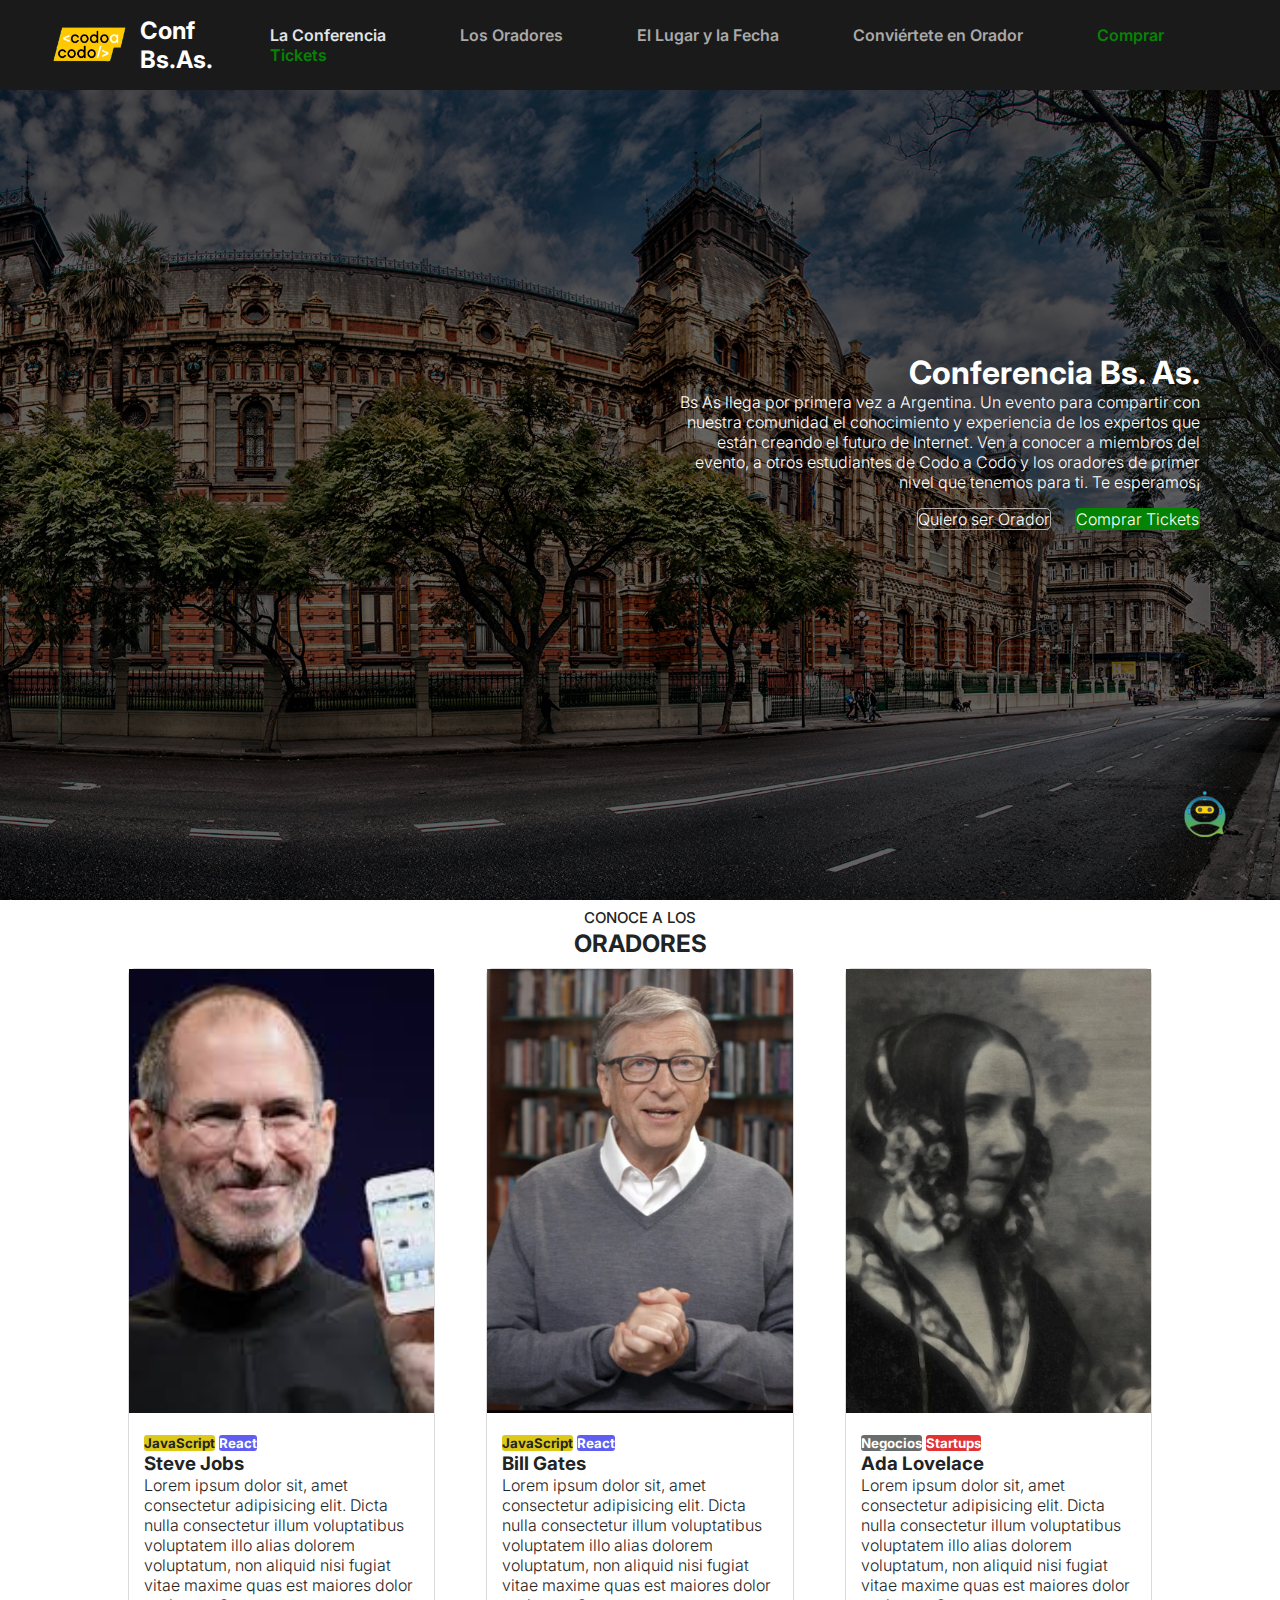
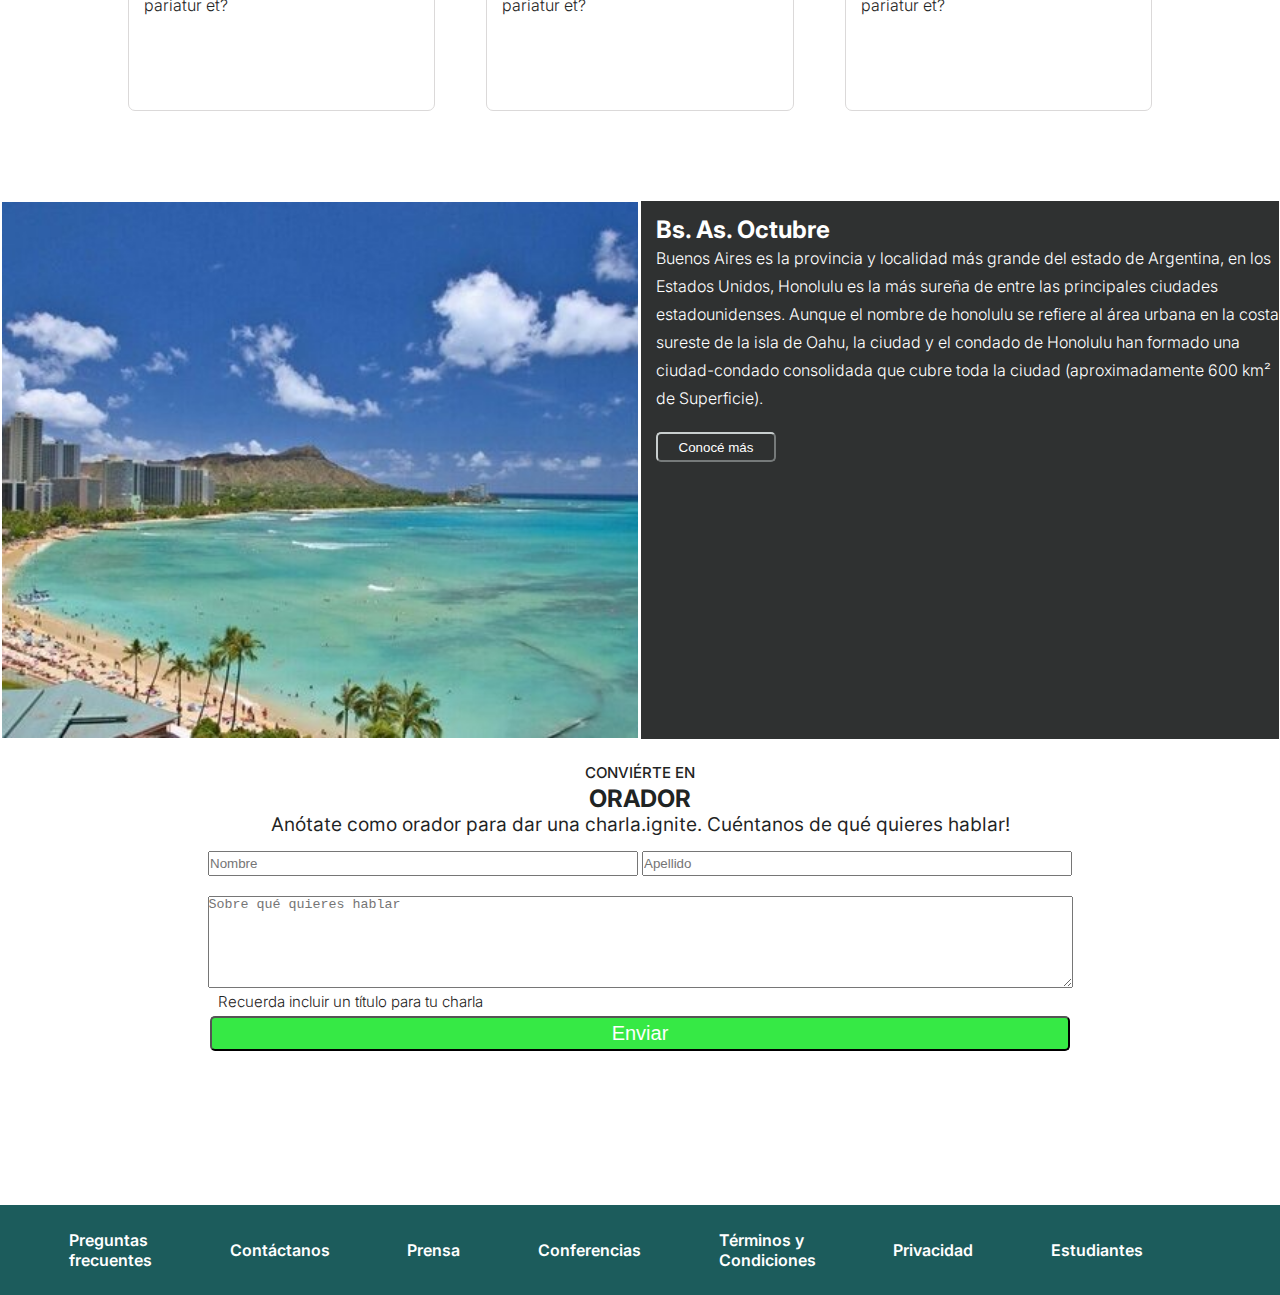
<file: index.html>
<!DOCTYPE html>
<html lang="es">

<head>
    <meta charset="UTF-8">
    <meta http-equiv="X-UA-Compatible" content="IE=edge">
    <meta name="viewport" content="width=device-width, initial-scale=1.0">
    <title>Proyecto</title>
    <!-- la siguiente línea linkea el index con la hoja de estilos-->
    <link rel="stylesheet" href="./ccs/estilos.css">
    <link rel="shortcut icon" href="favicon.ico" type="image/x-icon" sizes="16x16">
    <link rel="shortcut icon" href="favicon.ico" type="image/x-icon" sizes="32x32">
    <link rel="shortcut icon" href="favicon.ico" type="image/x-icon" sizes="48x48">
</head>

<body>
    <!-- esta es la etiqueta semántica header es mi cabecera-->
    <header>

        <div class="header"> <!-- es una etiqueta contenedora de tipo generico, agrupa cosas, "comodín"-->

            <div class="headerleft">
                <img src="./assets/img/codoacodo.png" alt="logo de codo a codo"> <!-- incluir una imagen-->

                <h2> Conf Bs.As.<!-- título -->
                </h2>
            </div>
            <div>
                <nav>
                    <!-- esta etiqueta contiene los links o hipervinculos, siempre que veamoes esta etiqueta indica que hay una navegación-->
                    <a class="conf" href="#conferencia">La Conferencia </a>
                    <a href="#oradores"> Los Oradores </a>
                    <a href="#lugar"> El Lugar y la Fecha </a>
                    <a href="#conviertete"> Conviértete en Orador </a>
                    <a class="comp" href="./pages/comprar.html">Comprar Tickets</a>
                </nav>
            </div>

        </div>
        <section id="Conferencia" class="confe">
            <!--este div contendedor tendrá la img del palacio del agua. se colocará desde ccs-->

            <div class="confe_hijo">
            
                <h1>Conferencia Bs. As.</h1>
                <p>Bs As llega por primera vez a Argentina. Un evento para compartir con nuestra
                    comunidad el conocimiento y experiencia de los expertos que están creando el futuro de Internet.
                    Ven a conocer a miembros del evento, a otros estudiantes de Codo a Codo y los oradores de primer
                    nivel
                    que tenemos para ti. Te esperamos¡
            
                </p>
                <a href="#conviertete"">Quiero ser Orador</a>
                                <a class=" compraticket" href="./pages/comprar.html">Comprar Tickets</a>
            
            </div>


        </section>


    </header>
 
    <!-- esta es la etiqueta semántica main de mi contenido principal-->


    <!-- *************************Seccion de Oradores************************-->
    <main>
        <section class="oradores" id="oradores">
            <!--Se usal la etiqueta Section como contendedor debe tener un subtítulo-->
            <!--La etiqueta SPAN sirve para dar estilo a una pate del título o sub,. etiqueta contenedora en línea, herman del DIV-->
            <h2><span class="conoce">CONOCE A LOS </span> <br>ORADORES</h2>

            <div class="padreCards">


                <div class="card">
                    <img src="./assets/img/steve.jpg" alt="Imagen de Steve Jobs">
                    <div class="cardBody">
                        <h5 class="java">JavaScript</h5>
                        <h5 class="react">React</h5>
                        <h3>Steve Jobs</h3>
                        <p>Lorem ipsum dolor sit, amet consectetur adipisicing elit. Dicta nulla consectetur illum
                            voluptatibus voluptatem illo alias dolorem voluptatum, non aliquid nisi fugiat vitae maxime
                            quas est maiores dolor pariatur et?</p>
                    </div>

                </div>
                <div class="card">
                    <img src="./assets/img/bill.jpg" alt="Imagen de Bill Gates">
                    <div class="cardBody">
                        <h5 class="java">JavaScript</h5>
                        <h5 class="react">React</h5>
                        <h3>Bill Gates</h3>
                        <p>Lorem ipsum dolor sit, amet consectetur adipisicing elit. Dicta nulla consectetur illum
                            voluptatibus voluptatem illo alias dolorem voluptatum, non aliquid nisi fugiat vitae maxime
                            quas est maiores dolor pariatur et?</p>
                    </div>

                </div>
                <div class="card">

                    <img src="./assets/img/ada.jpeg" alt="Imagen de Ada Lovelace">
                    <div class="cardBody">
                        <h5 class="negocio">Negocios</h5>
                        <h5 class="start">Startups</h5>
                        <h3>Ada Lovelace</h3>
                        <p>Lorem ipsum dolor sit, amet consectetur adipisicing elit. Dicta nulla consectetur illum
                            voluptatibus voluptatem illo alias dolorem voluptatum, non aliquid nisi fugiat vitae maxime
                            quas est maiores dolor pariatur et?</p>
                    </div>

                </div>
            </div>

        </section>
        <!-- *************************Sección de la fecha y el lugar************************-->
        <section id="lugar">

            <div class="padrefecha">

                <div class="fecha">
                    <img src="./assets/img/honolulu2.jpg" alt="Img del lugar de la Conferencia">
                </div>

                <div class="fecha">
                    <div class="fechatext">
                        <h2>Bs. As. Octubre</h2>
                        <p>Buenos Aires es la provincia y localidad más grande del estado de Argentina, en los Estados
                            Unidos,
                            Honolulu es la más sureña de entre las principales ciudades estadounidenses. Aunque el
                            nombre de honolulu
                            se refiere al área urbana en la costa sureste de la isla de Oahu, la ciudad y el condado de
                            Honolulu han formado
                            una ciudad-condado consolidada que cubre toda la ciudad (aproximadamente 600 km² de
                            Superficie).
                        </p>
                        <button>Conocé más</button>
                    </div>
                </div>
            </div>
        </section>

        <!-- *************************Seccion de conviertete en orador, formularios************************-->
        <section id="conviertete">

            <div class="conviertete">
                <h2><span class="convierte">CONVIÉRTE EN </span> <br>ORADOR</h2>
                <h3>Anótate como orador para dar una charla.ignite. Cuéntanos de qué quieres hablar!</h3>

                <form class="formulario">
                    <div>
                        <input class="form" type="text" placeholder="Nombre" required minlength="3" maxlength="12">
                        <input class="form" type="text" placeholder="Apellido" required required minlength="3"
                            maxlength="20">
                    </div>
                    <div>
                        <textarea class="formtexto"" name="" id="" cols=" 52" rows="6"
                            placeholder="Sobre qué quieres hablar" required></textarea>
                    </div>
                    <p>Recuerda incluir un título para tu charla</p>

                    <div class="enviar">
                        <input type="submit" value="Enviar">

                    </div>
                </form>
            </div>
        </section>


    </main>
    <!-- esta es la etiqueta semántica footer es mi pie de página-->
    <footer>
        <div class="contpie">
            <div class="menu">
                <a href="">Preguntas<br> frecuentes</a>
                <a href="">Contáctanos</a>
                <a href="">Prensa</a>
                <a href=""> Conferencias</a>
                <a href="">Términos y <br>Condiciones</a>
                <a href="">Privacidad</a>
                <a href=""> Estudiantes</a>
            </div>
            <div>
                <a href="https://buenosaires.gob.ar/educacion/codo-codo-40"><img
                        src="./assets/img/logo_gob_ciudad-removebg-preview.png"
                        alt="Boti de la pagina del gobierno de la ciudad"></a>


            </div>
        </div>

    </footer>
</body>

</html>
</file>
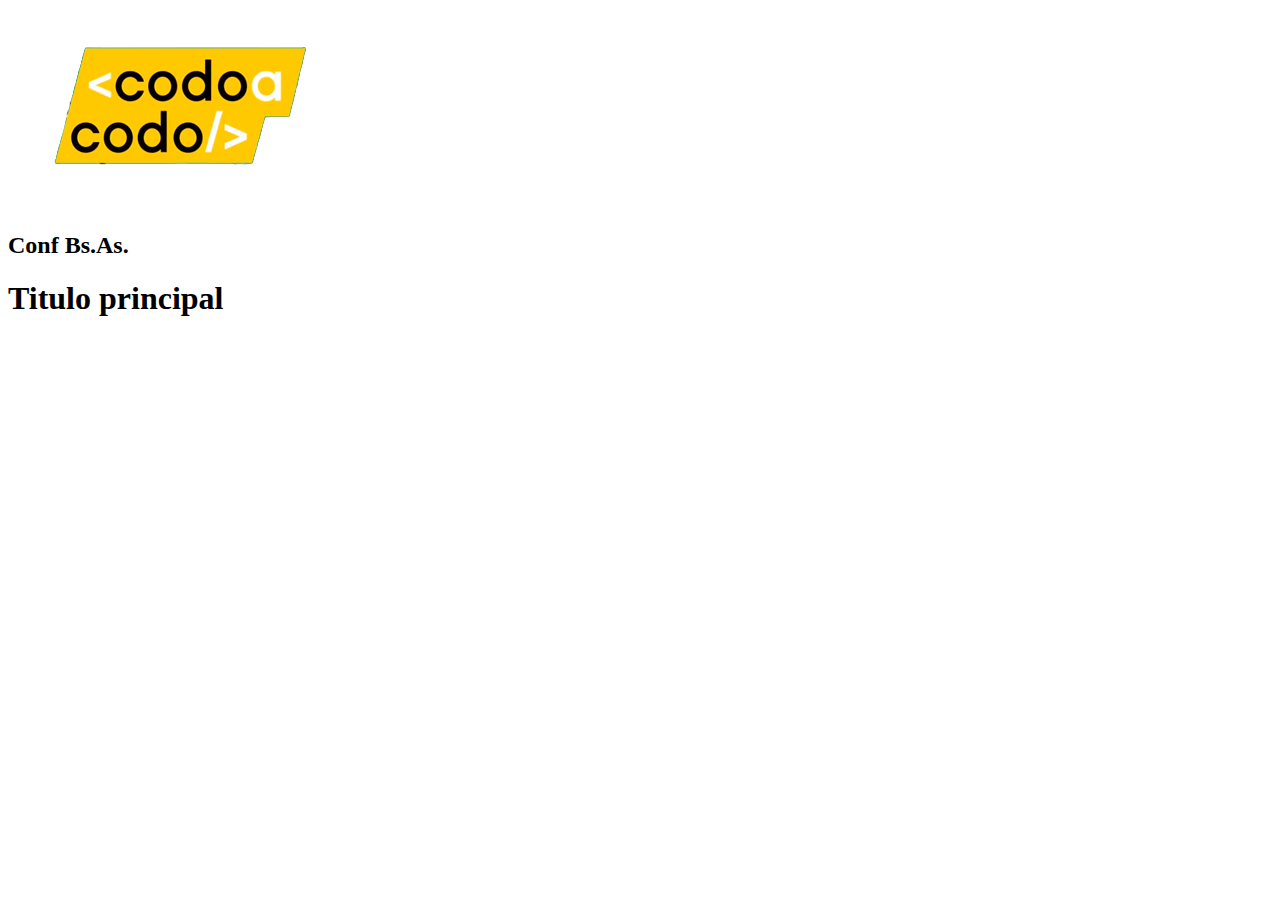
<file: pages/convierteEnOrador.html>
<!DOCTYPE html>
<html lang="en">
<head>
    <meta charset="UTF-8">
    <meta http-equiv="X-UA-Compatible" content="IE=edge">
    <meta name="viewport" content="width=device-width, initial-scale=1.0">
    <title>Convierte en Orador</title>
</head>
<body>
    <header>
        <div>
            <img src="./../assets/img/codoacodo.png" alt="Logo de codo a codo"> 
            <h2> Conf Bs.As. </h2>
        </div>
        <nav>

        </nav>
    </header>
    <main>
        <h1>Titulo principal</h1>
    </main>
    <footer>
        
    </footer>
</body>
</html>
</file>
<file: ccs/estilos.css>
/*<script src="https://kit.fontawesome.com/c538ed8188.js" crossorigin="anonymous"></script>*/

@import url('https://fonts.googleapis.com/css2?family=Inter:wght@100;200;600;700&family=Noto+Sans:ital,wght@0,100;1,100&display=swap');

* {
    /*limpia margenes*/
    margin: 0;
    padding: 0;
    box-sizing: border-box;
}

/*fuente importada de Google*/
@font-face {
    font-family: "Inter";
    src: url(../assets/font/Inter-VariableFont_slnt\,wght.ttf);
}

/* estilado del cuerpo de la pág*/
body {
    color: rgb(31, 36, 36);
    font-family: "Inter", sans-serif;
    font-weight: 300;
    /*font-size: 1rem;
    line-height: 1.5;*/
}

/*estilado del header */
header {
    height: 100vh;
}

.header {
    background-color: rgb(27, 26, 26);
    display: flex;
    align-items: center;
    justify-content: space-between;
    height: 10%;
}

.headerleft {
    /*contenedor de la img de codo a codo y el título*/
    margin-left: 40px;
    display: flex;
    justify-content: center;
    align-items: center;
}

/*estilado del logo codo a codo*/
.headerleft img {
    width: 100px;
    object-fit: cover;
    /*ajusta la img a su contenedor*/
}

/*estilado del titulo Conf BsAs*/
.headerleft h2 {
    color: white;
}

/*estilado de la navegación del header */
.header nav a {
    margin-right: 70px;
    text-decoration: none;
    font-family: "Inter";
    font-weight: 600;
    color: darkgray;

}

.header nav .conf {
    color: #e0e4e4;
}

/*estilado de la navegación del header última palabra color verde*/
.header nav .comp {
    color: rgb(5, 131, 5);
}

/*estilado contenedor conferencia*/
.confe {
    /*imagen de fondo ndel header*/
    background: linear-gradient(to right, #0000009c, #0000009c), url("../assets/img/ba1.jpg");
    background-size: cover;
    background-position: center;
    background-repeat: no-repeat;
    height: 90%;
    display: flex;
    justify-content: flex-end;
    align-items: center;
    padding-right: 5rem;
}

.confe_hijo {
    /*texto de la img de fondo del header*/
    color: white;
    font-weight: 300;
    width: 45%;
    height: 35%;
    text-align: right;
    display: flex;
    flex-direction: column;
    justify-content: space-between;
    display: inline-block;

}

.confe_hijo a {
    /*boton transparante*/
    line-height: 55px;
    margin-left: 20px;
    text-decoration: none;
    color: white;
    border-radius: 5px;
    border: solid 1px rgb(180, 179, 179);

}

.confe_hijo .compraticket {
    /*bonton de comprar tickets*/
    background-color: rgb(5, 131, 5);
    border: solid 1px rgb(5, 131, 5);
}

.oradores {
    /*contenedor de los oradores*/
    height: 100vh;
}

.oradores h2 {
    /*título de los oradores*/
    text-align: center;
    margin-bottom: 10px;

}

.conoce {
    font-weight: 500;
    font-size: 15px
}

.padreCards {
    /*contenedor de las 3 tarjetas*/

    margin-top: 1000px;
    text-align: left;
    width: 80%;
    height: 110%;
    margin: 0 auto;
    display: flex;
    justify-content: space-between;
}

.card {
    /* display: inline-block;  sustituido por flexbox*/
    background-color: white;
    width: 30%;
    height: 75%;
    border: 1px solid rgb(219, 217, 217);
    border-radius: 7px;
}

.card img {
    width: 100%;
    height: 60%;
    object-fit: cover;
}

.cardBody {
    margin: 15px;

}

.cardBody h5 {
    display: inline-block;
}

.java {
    background-color: rgb(221, 201, 24);
    border-radius: 3px;
    text-align: center;
}

.react {
    background-color: rgb(96, 94, 241);
    color: white;
    border-radius: 3px;
    text-align: center;
}

.negocio {
    background-color: #6a6d6d;
    color: white;
    border-radius: 3px;
    text-align: center;
}

.start {
    background-color: hsl(0, 74%, 54%);
    color: white;
    border-radius: 3px;
    text-align: center;
}

/*estilado de lugar y fecha*/

.padrefecha {
    height: 60vh;
    margin: 0 auto;
    display: flex;
    align-items: center;
    justify-content: center;
}

.fecha img {
    /*imagen de honolulu*/
    width: 100%;
    height: 100%;
    object-fit: cover;
    border: 1px solid white;
}

.fecha {
    background-color: #2f3131;
    color: white;
    width: 100%;
    height: 100%;
    text-align: left;
    border:
        1px solid white;

}

.fechatext {
    /*contenido del lugar , txt al lado  de la img Honolulu*/
    display: flex;
    flex-direction: column;
    justify-content: space-between;
    padding-left: 15px;
    padding-top: 15px;
    line-height: 28px;

}

.fechatext button {
    background-color: transparent;
    color: white;
    width: 120px;
    height: 30px;
    border-color: #c8cece;
    border-radius: 5px;
    margin-top: 20px;
}

.conviertete {
    /*contenedor del conviértete en orador y formulario*/
    text-align: center;
    margin-top: 15px;
    height: 50vh;
    display: flex;
    flex-direction: column;
}

.convierte {
    font-weight: 500;
    font-size: 15px;

}

.conviertete h3 {
    font-weight: 400;
    margin-bottom: 15px;
}

.formulario {
    /*contenedor formulario*/

    display: flex;
    flex-direction: column;
    justify-content: space-between;
}

.form {
    width: 430px;
    height: 25px;
    margin-bottom: 20px;
}

.formulario p {
    font-size: 15px;
    margin-right: 580px;
}

.formtexto {
    width: 865px;
}

.enviar input {
    background-color: rgb(54, 233, 69);
    margin-top: 5px;
    width: 860px;
    height: 35px;
    color: white;
    font-size: 20px;
    border-radius: 5px;
}

footer {
    background-color: rgb(28, 92, 92);
    height: 10vh;
}

.contpie {

    height: 100%;
    display: flex;

}

.menu {
    width: 90%;
    margin-left: 30px;
    display: flex;
    align-items: center;
    justify-content: space-around
}

.menu a {
    color: white;
    font-weight: 600;
    text-decoration: none;
}

.contpie a img {
    /*estilo del boti de BA*/
    position: fixed;
    bottom: 55px;
    right: 30px;
    width: 7%;
}

/*diseño responsive*/

@media screen and (max-width: 1200px) {

    .header {
        background-color: rgb(27, 26, 26);
        height: initial;
      
    }

    .header nav {
        display: flex;
        justify-content: center;
        margin-left: 50px;
        margin-bottom: 10px;
    }

    .confe {
        justify-content: end
    }

    .oradores {
        height: initial;
    }

    .oradores h2 {
        margin-top: 45px;
    }

    .padreCards {
        height: initial;
        flex-direction: row;
        align-items: center;
    }

    .fechatext {
        line-height: 20px;
    }

    .conviertete {
        height: initial;
    }

    footer {
        margin-top: 5px;
    }

    .contpie a img {
        width: 20%;
        bottom: 55px;
    }
}

@media screen and (max-width: 992px) {

    .header {
      
        height: initial;
        flex-direction: column;
        justify-content: center;
    }

    .header nav {
        margin-left: 50px;
        margin-bottom: 10px;
    }

    .confe {
        justify-content: end
    }

    .oradores {
        height: initial;
    }

    .oradores h2 {
        margin-top: 60px;
    }

    .padreCards {
        height: initial;
        flex-direction: row;
        align-items: center;
    }

    .fechatext {
        line-height: 20px;
    }

    .formtexto {
        width: 500px;
    }

    .formulario p {
        margin-right: 80px;
    }

    .enviar input {
        width: 510px;
        height: 22px;
        font-size: 15px;
    }

    footer {
        margin-top: 5px;
    }

    .menu a {
        font-size: 14px;
    }

    .contpie div a img {
       
        margin-right: 1px;
        width: 10%;
    }
}

@media screen and (max-width: 768px) {
    .header {
       
        height: initial;
        display: flex;
        flex-direction: row;
    }

    .header nav {

        display: flex;
        flex-direction: column;
    }

    .confe_hijo {

        height: initial;
        width: 60%;
        font-size: 13px;
        margin-top: 60px;
        margin-left: 15px;
    }

    .confe_hijo a {

        line-height: 25px;
    }

    .oradores {
        height: initial;

    }

    .oradores h2 {
        margin-top: 120px;
    }

    .padreCards {
        height: initial;
        flex-direction: row;
        align-items: center;
        margin-bottom: 7px;
    }

    .padrefecha {
        height: initial;
        flex-direction: column;
    }

    .fecha img {
        height: 35vh;
    }

    .fechatext {
        font-size: 12px;
    }

    .fechatext button {
        margin-bottom: 5px;
    }

    .form{
        width: 400px;
    }
    .formtexto {
        width: 400px;
    }
    .conviertete h3 {
        font-weight: 200;
        font-size: 13px;
    }


    .formulario p {
        margin-right: 80px;
    }

    .enviar input {
        width: 410px;
        height: 22px;
        font-size: 15px;
    }

    footer {
        height: initial;
        margin-top: 5px;
        
    }


    .contpie div a img {
        width: 10%;
        
    }
}

@media screen and (max-width: 576px) {
    .header {
        display: flex;
        flex-direction: column;
    }

    .header nav {
        display: flex;
    }

    .confe {
        height: 80%;
    }

    .confe_hijo {
        height: initial;
        width: initial;
        font-size: 13px;
    }

    .confe_hijo a {

        line-height: 25px;
    }

    .oradores {
        height: initial;
    }

    .oradores h2 {
        margin-top: 120px;
    }

    .padreCards {
        height: initial;
        flex-direction: column;
        align-items: center;
        margin-bottom: 7px;
    }

    .card {
        width: 100%;
    }

    .padrefecha {
        height: initial;
        flex-direction: column;
    }

    .fecha img {
        height: 35vh;
    }

    .fechatext {
        font-size: 12px;
    }

    .fechatext button {
        margin-bottom: 5px;
    }
    .form{
        width: 400px;
    }
    .formtexto {
        width: 400px;
    }

    .conviertete h3 {
        font-weight: 200;
        font-size: 13px;
    }


    .formulario p {
        margin-right: 80px;
    }

    .enviar input {
        width: 300px;
        height: 22px;
        font-size: 15px;
    }

    footer {
        height: initial;
        margin-top: 5px;
    }

    .menu {
        height: initial;
        flex-direction: column;
    }

    .contpie div a img {
        width: 10%;
        margin-bottom: 5px;
       
    }
}
</file>
